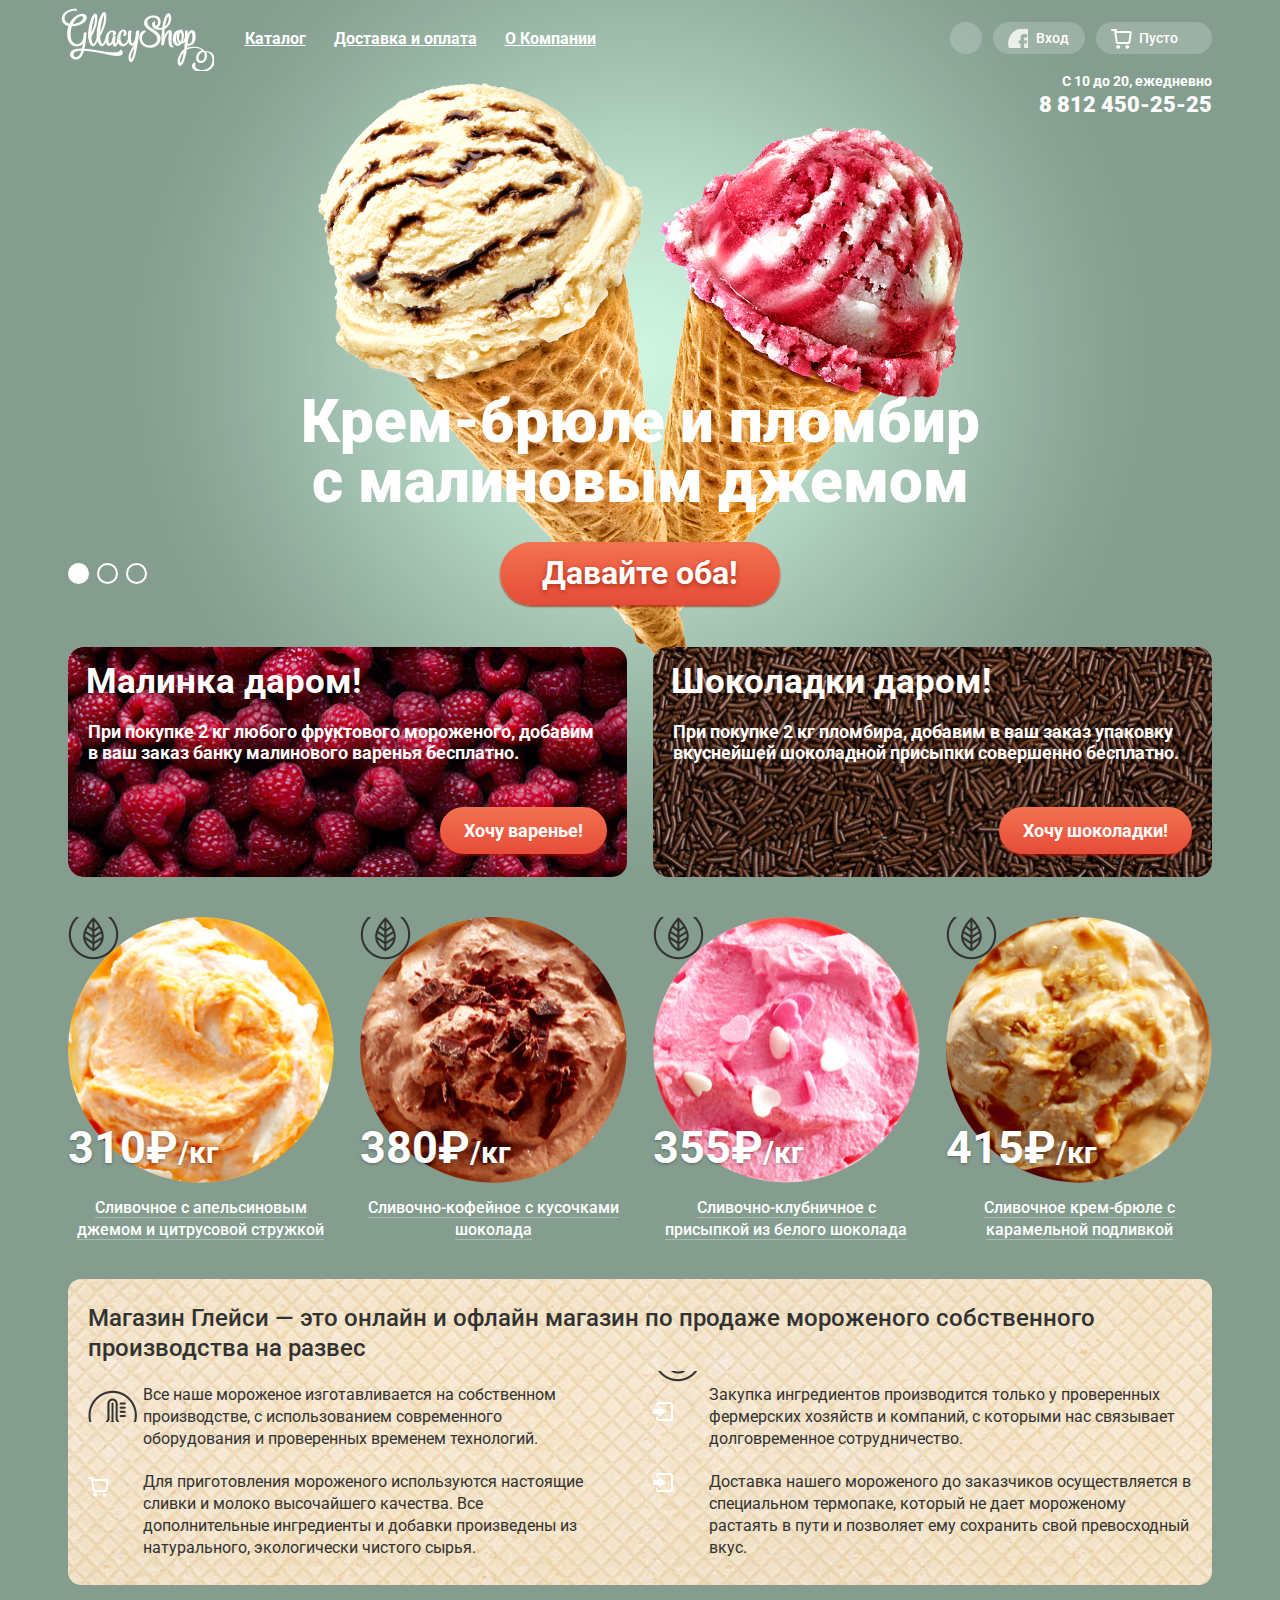
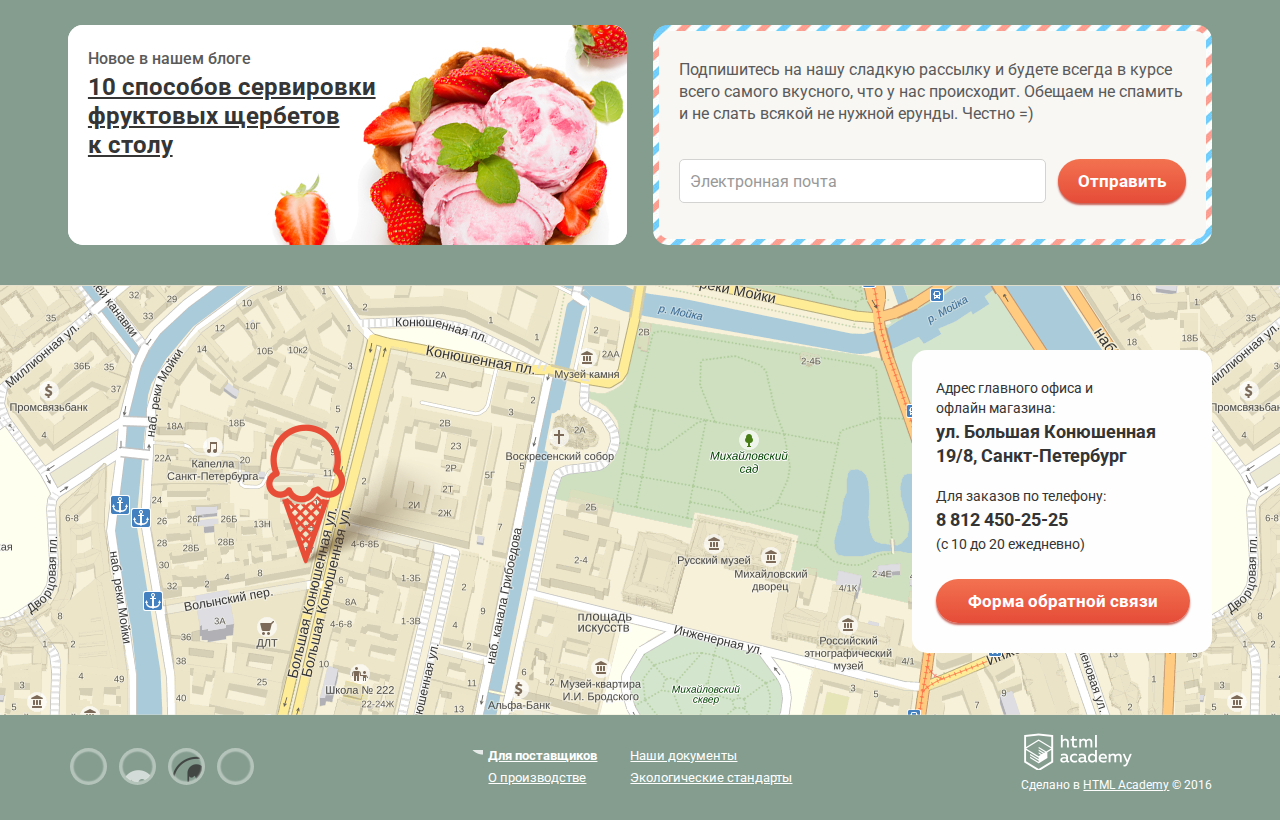
<file: index.html>
<!DOCTYPE html>
<html lang="ru">
  <head>
    <meta charset="utf-8">
    <title>Главная</title>
    <link href="https://fonts.googleapis.com/css?family=Roboto:400,500,700,900&subset=latin,cyrillic" rel="stylesheet" type="text/css">
    <link href="css/normalize.css" rel="stylesheet">
    <link href="css/style.min.css" rel="stylesheet">
  </head>
  <body>
    <input type="radio" name="switch" id="button1" class="button1" checked>
    <input type="radio" name="switch" id="button2" class="button2">
    <input type="radio" name="switch" id="button3" class="button3">
    <div class="site-wrapper">
      <header class="main-header indent">
        <div class="container">
          <div class="for-flex clearfix">
            <div class="logo">
              <img src="img/logo/logo.png" alt="GllacyShop" width="153" height="63">
            </div>
            <div class="user-block">
              <div class="user-block-element">
                <a href="#" class="user-block-btn search"></a>
                <div class="popup">
                  <div class="popup-form-search">
                    <form action="#">
                      <input type="text" id="search" class="textarea">
                      <div class="placeholder">
                        <label for="search" class="form-hint">Что ищем?</label>
                      </div>
                    </form>
                  </div>
                </div>
              </div>
              <div class="user-block-element">
                <a href="#" class="user-block-btn entrance">Вход</a>
                <div class="popup">
                  <div class="popup-form-entrance">
                    <form action="#">
                      <input type="email" id="e-mail" class="textarea form-entrance">
                      <div class="placeholder">
                        <label for="e-mail" class="form-hint">Электронная почта</label>
                      </div>
                      <input type="password" id="password" class="textarea form-entrance">
                      <div class="placeholder">
                        <label for="password" class="form-hint">Пароль</label>
                      </div>
                      <div class="no-password">
                        <a href="#" class="no-password-item">Забыли пароль</a>
                        <a href="#" class="no-password-item">Новая регистрация</a>
                      </div>
                      <input type="submit" value="Войти" class="red-button">
                    </form>
                  </div>
                </div>
              </div>
              <div class="user-block-element">
                <a href="#" class="user-block-btn basket">Пусто</a>
              </div>
              <div class="work-time">
                С 10 до 20, ежедневно<br>
                <b>8 812 450-25-25</b>
              </div>
            </div>
            <nav class="main-navigation">
              <ul class="navigation">
                <li class="navigation-item">
                  <a href="#">Каталог</a>
                  <div class="catalog">
                    <ul>
                      <li>
                        <a href="#" class="new">Новинки</a>
                      </li>
                      <li>
                        <a href="catalog.html">Сливочное</a>
                      </li>
                      <li>
                        <a href="#">Щербеты</a>
                      </li>
                      <li>
                        <a href="#">Фруктовый лед</a>
                      </li>
                      <li>
                        <a href="#">Мелорин</a>
                      </li>
                    </ul>
                  </div>
                </li>
                <li class="navigation-item">
                  <a href="#">Доставка и оплата</a>
                </li>
                <li class="navigation-item">
                  <a href="#">О Компании</a>
                </li>
              </ul>
            </nav>
          </div>
        </div>
      </header>
      <div class="slider">
        <div class="slider-item slide1">
          <div class="slider-title">
            Крем-брюле и пломбир с малиновым джемом
          </div>
          <a href="#" class="red-button">Давайте оба!</a>
        </div>
        <div class="slider-item slide2">
          <div class="slider-title">
            Шоколадный пломбир и лимонный сорбет
          </div>
          <a href="#" class="red-button">Давайте оба!</a>
        </div>
        <div class="slider-item slide3">
          <div class="slider-title">
            Пломбир с помадкой и клубничный щербет
          </div>
          <a href="#" class="red-button">Давайте оба!</a>
        </div>
        <div class="container">
          <div class="slider-switch">
            <label for="button1" class="circle-point-1"></label>
            <label for="button2" class="circle-point-2"></label>
            <label for="button3" class="circle-point-3"></label>
          </div>
        </div>
      </div>
      <main class="container">
        <div class="columns clearfix">
          <div class="column left raspberries">
            <h2>Малинка даром!</h2>
            <p>
              При покупке 2 кг любого фруктового мороженого, добавим
              в ваш заказ банку малинового варенья бесплатно.
            </p>
            <a href="#" class="red-button">Хочу варенье!</a>
          </div>
          <div class="column right chocolate">
            <h2>Шоколадки даром!</h2>
            <p>
              При покупке 2 кг пломбира, добавим в ваш заказ упаковку
              вкуснейшей шоколадной присыпки совершенно бесплатно.
            </p>
            <a href="#" class="red-button">Хочу шоколадки!</a>
          </div>
        </div>
        <ul class="products">
          <li class="preview hit">
            <div class="basic">
              <img src="img/products/1.png" alt="Мороженое" width="267" height="267">
              <div class="price"><b>310&#8381;</b>/кг</div>
            </div>
            <a href="#" class="ice-cream-name"><span>Сливочное с апельсиновым джемом и цитрусовой стружкой</span></a>
            <a href="#" class="red-button">Быстрый просмотр</a>
          </li>
          <li class="preview hit">
            <div class="basic">
              <img src="img/products/2.png" alt="Мороженое" width="267" height="267">
              <div class="price"><b>380&#8381;</b>/кг</div>
            </div>
            <a href="#" class="ice-cream-name"><span>Сливочно-кофейное с кусочками шоколада</span></a>
            <a href="#" class="red-button">Быстрый просмотр</a>
          </li>
          <li class="preview hit">
            <div class="basic">
              <img src="img/products/3.png" alt="Мороженое" width="267" height="267">
              <div class="price"><b>355&#8381;</b>/кг</div>
            </div>
            <a href="#" class="ice-cream-name"><span>Сливочно-клубничное с присыпкой из белого шоколада</span></a>
            <a href="#" class="red-button">Быстрый просмотр</a>
          </li>
          <li class="preview hit">
            <div class="basic">
              <img src="img/products/4.png" alt="Мороженое" width="267" height="267">
              <div class="price"><b>415&#8381;</b>/кг</div>
            </div>
            <a href="#" class="ice-cream-name"><span>Сливочное крем-брюле с карамельной подливкой</span></a>
            <a href="#" class="red-button">Быстрый просмотр</a>
          </li>
        </ul>
        <div class="information-on-production">
          <h3>
            Магазин Глейси &mdash; это онлайн и офлайн магазин по продаже
            мороженого собственного производства на развес
          </h3>
          <ul class="information">
            <li class="ice-cream">
              Все наше мороженое изготавливается на собственном производстве,
              с использованием современного оборудования и проверенных
              временем технологий.
            </li>
            <li class="cow">
              Закупка ингредиентов производится только у проверенных
              фермерских хозяйств и компаний, с которыми нас связывает
              долговременное сотрудничество.
            </li>
            <li class="leaf">
              Для приготовления мороженого используются настоящие сливки
              и молоко высочайшего качества. Все дополнительные ингредиенты
              и добавки произведены из натурального, экологически чистого
              сырья.
            </li>
            <li class="thermometer">
              Доставка нашего мороженого до заказчиков осуществляется в
              специальном термопаке, который не дает мороженому растаять
              в пути и позволяет ему сохранить свой превосходный вкус.
            </li>
          </ul>
        </div>
        <div class="columns clearfix">
          <div class="column left blog">
            <img src="img/background-img/strawberry-background.jpg" alt="Вкусный сорбет" width="560" height="220">
            <div class="blog-post">
              <p>Новое в нашем блоге</p>
              <a href="#">
                <!--Ставим <br> так как может быть абсолютно любая картинка
                и текст и от этого зависит какие будут переносы-->
                10 способов сервировки<br>
                фруктовых щербетов<br>
                к столу
              </a>
            </div>
          </div>
          <div class="column right subscription">
            <div class="subscription-content">
              <p>
                Подпишитесь на нашу сладкую рассылку и будете всегда в курсе
                всего самого вкусного, что у нас происходит. Обещаем не спамить
                и не слать всякой не нужной ерунды. Честно =)
              </p>
              <form action="#">
                <input type="submit" value="Отправить" class="red-button">
                <div class="text-box-container">
                  <input type="email" id="e-mail-news" class="textarea">
                  <div class="placeholder">
                    <label for="e-mail-news" class="form-hint">Электронная почта</label>
                  </div>
                </div>
              </form>
            </div>
          </div>
        </div>
      </main>
      <div class="contacts">
        <div class="map" id="yandex-map">
          <div class="container">
            <div class="contacts-detail">
              <p>
                Адрес главного офиса и<br>
                офлайн магазина:
                <b>
                  ул. Большая Конюшенная<br>
                  19/8, Санкт-Петербург
                </b>
              </p>
              <p>
                Для заказов по телефону:
                <b>8 812 450-25-25</b>
                (с 10 до 20 ежедневно)
              </p>
              <a href="modal-content.html" class="red-button">Форма обратной связи</a>
            </div>
          </div>
        </div>
      </div>
      <footer class="main-footer">
        <div class="container clearfix">
          <div class="footer-social">
            <a href="#" class="social twitter">Твиттер</a>
            <a href="#" class="social instagram">Инстаграм</a>
            <a href="#" class="social facebook">Фэйсбук</a>
            <a href="#" class="social vkontakte">ВКонтакте</a>
          </div>
          <div class="footer-documents">
            <ul class="footer-documents-list">
              <li class="heart">
                <a href="#">Для поставщиков</a>
              </li>
              <li>
                <a href="#">Наши документы</a>
              </li>
              <li>
                <a href="#">О производстве</a>
              </li>
              <li>
                <a href="#">Экологические стандарты</a>
              </li>
            </ul>
          </div>
          <div class="footer-copyright">
            <img src="img/logo/logo-html-academy.png" alt="HTML Academy" width="108" height="37">
            <p>Сделано в <a href="https://htmlacademy.ru/" target="_blank">HTML Academy</a> &copy; 2016</p>
          </div>
        </div>
      </footer>
      <div class="transparent-background">
        <div class="modal-content">
          <div class="popup-form">
            <form action="#">
              <h3>Мы обязательно вам ответим!</h3>
              <input type="text" id="person-name" class="textarea">
              <div class="placeholder">
                <label for="person-name" class="form-hint">Как вас зовут?</label>
              </div>
              <input type="email" id="person-e-mail" class="textarea">
              <div class="placeholder">
                <label for="person-e-mail" class="form-hint">Ваша почта для ответа?</label>
              </div>
              <textarea id="about-person" class="textarea big"></textarea>
              <div class="placeholder big-area">
                <label for="about-person" class="form-hint">Напишите что-нибудь...</label>
              </div>
              <input type="submit" value="Отправить" class="red-button">
            </form>
          </div>
          <a href="#" class="close-button">Закрыть</a>
        </div>
      </div>
    </div>
    <script src="js/script.min.js"></script>
    <script type="text/javascript" charset="utf-8" src="https://api-maps.yandex.ru/services/constructor/1.0/js/?sid=ON5h-TjftL0PH4Al54mWabH_V998vWcS&width=100%25&height=430&id=yandex-map&lang=ru_RU&sourceType=constructor"></script>
  </body>
</html>
</file>
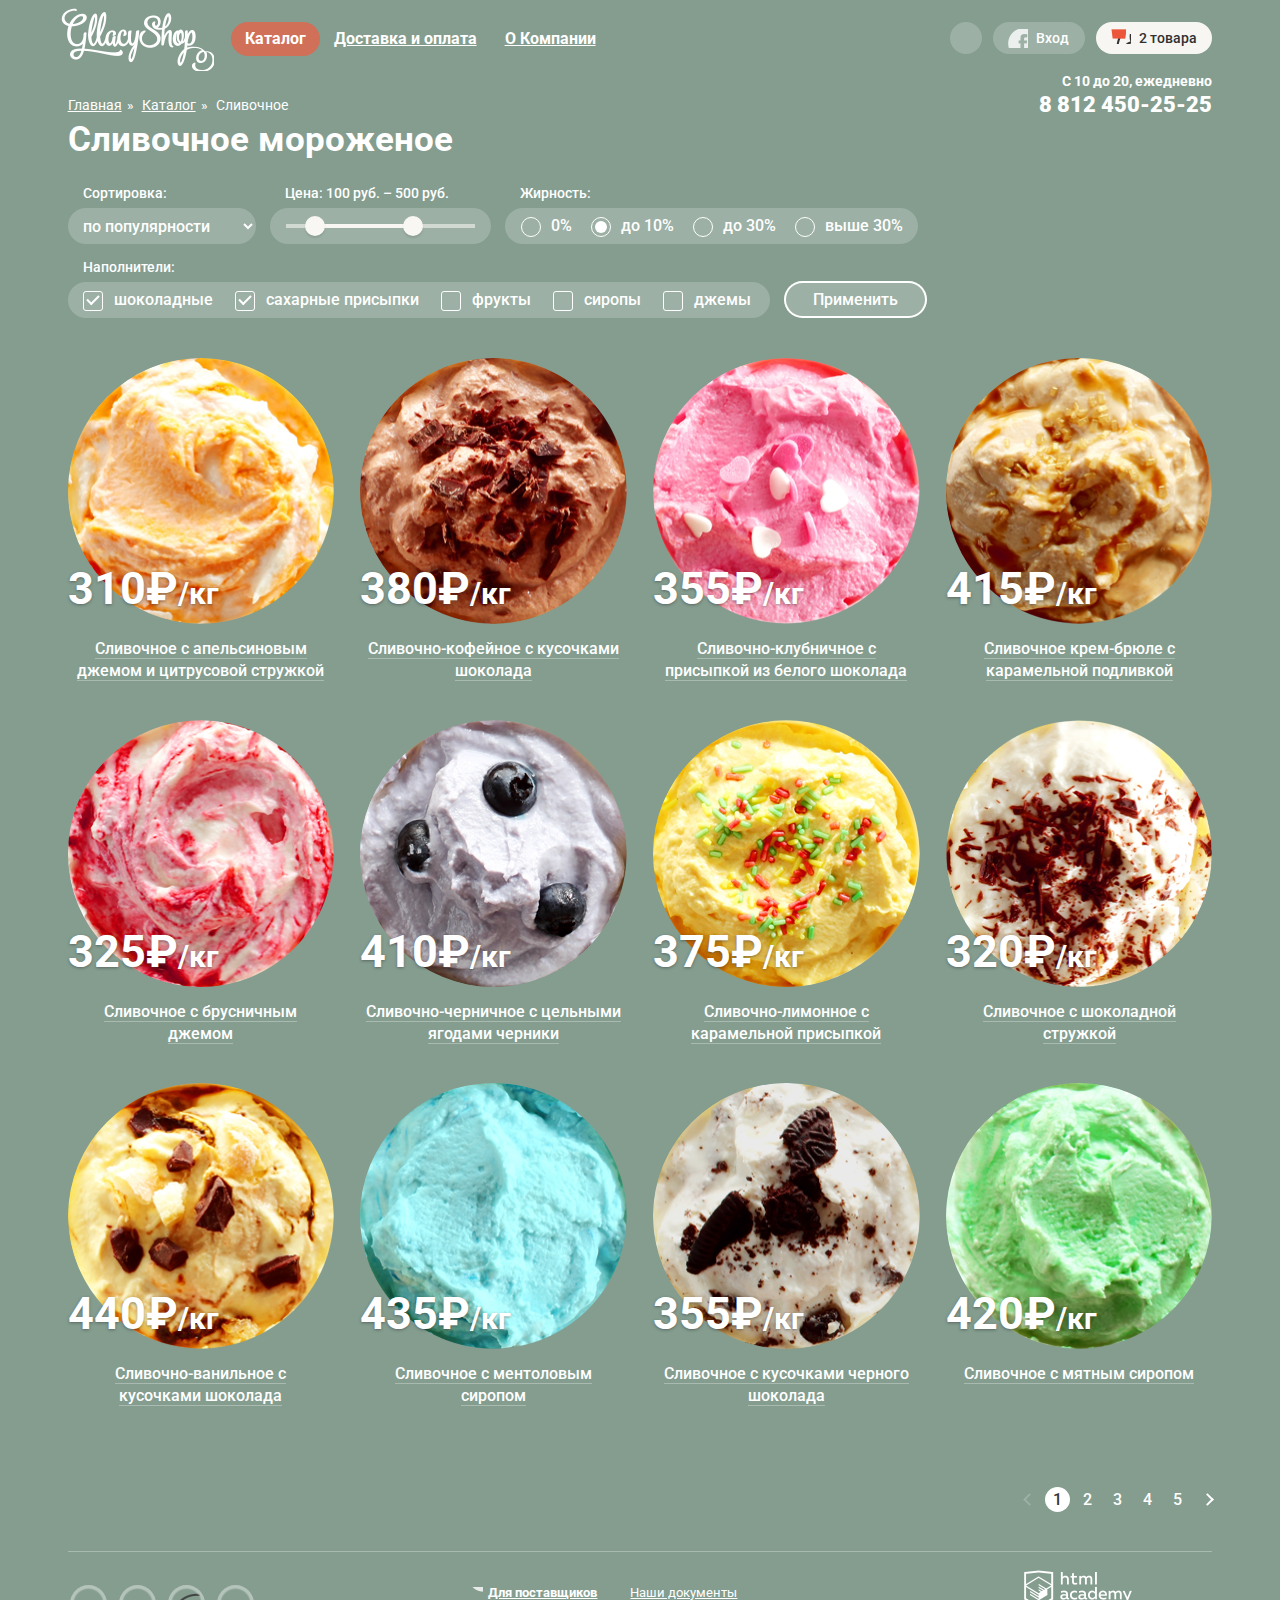
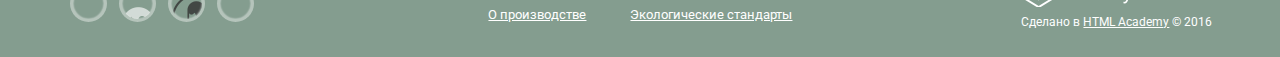
<file: catalog.html>
<!DOCTYPE html>
<html lang="ru">
  <head>
    <meta charset="utf-8">
    <title>Каталог</title>
    <link href="https://fonts.googleapis.com/css?family=Roboto:400,500,700,900&subset=latin,cyrillic" rel="stylesheet" type="text/css">
    <link href="css/normalize.css" rel="stylesheet">
    <link href="css/style.min.css" rel="stylesheet">
  </head>
  <body>
    <header class="main-header">
      <div class="container">
        <div class="for-flex clearfix">
          <a href="index.html" class="logo">
            <img src="img/logo/logo.png" alt="GllacyShop" width="153" height="63">
          </a>
          <div class="user-block">
            <div class="user-block-element">
              <a href="#" class="user-block-btn search"></a>
              <div class="popup">
                <div class="popup-form-search">
                  <form action="#">
                    <input type="text" id="search" class="textarea">
                    <div class="placeholder">
                      <label for="search" class="form-hint">Что ищем?</label>
                    </div>
                  </form>
                </div>
              </div>
            </div>
            <div class="user-block-element">
              <a href="#" class="user-block-btn entrance">Вход</a>
              <div class="popup">
                <div class="popup-form-entrance">
                  <form action="#">
                    <input type="email" id="e-mail" class="textarea form-entrance">
                    <div class="placeholder">
                      <label for="e-mail" class="form-hint">Электронная почта</label>
                    </div>
                    <input type="password" id="password" class="textarea form-entrance">
                    <div class="placeholder">
                      <label for="password" class="form-hint">Пароль</label>
                    </div>
                    <div class="no-password">
                      <a href="#" class="no-password-item">Забыли пароль</a>
                      <a href="#" class="no-password-item">Новая регистрация</a>
                    </div>
                    <input type="submit" value="Войти" class="red-button">
                  </form>
                </div>
              </div>
            </div>
            <div class="user-block-element">
              <a href="#" class="user-block-btn basket basket-full">2 товара</a>
              <div class="popup">
                <div class="basket-item">
                  <div class="booking-elements">
                    <table class="in-basket">
                      <tr>
                        <td>
                          <a href="#" class="del">Закрыть</a>
                          <img src="img/products/mini-1.png" alt="Мороженое" width="33" height="33">
                          <p class="ice-cream-buy">Пломбир с апельсиновым джемом</p>
                        </td>
                        <td class="products-count">
                          <p>1,5 кг <span class="gray">× 200 руб.</span></p>
                        </td>
                        <td class="price-item">
                          <p>300 руб.</p>
                        </td>
                      </tr>
                      <tr>
                        <td>
                          <a href="#" class="del">Закрыть</a>
                          <img src="img/products/mini-3.png" alt="Мороженое" width="33" height="33">
                          <p class="ice-cream-buy">Клубничный пломбир с присыпкой из белого шоколада</p>
                        </td>
                        <td class="products-count">
                          <p>1,5 кг <span class="gray">× 300 руб.</span></p>
                        </td>
                        <td class="price-item">
                          <p>450 руб.</p>
                        </td>
                      </tr>
                    </table>
                  </div>
                  <div class="booking">
                    <p>Итого: 750 руб.</p>
                    <a href="#" class="red-button">Оформить заказ</a>
                  </div>
                </div>
              </div>
            </div>
            <div class="work-time">
              С 10 до 20, ежедневно<br>
              <b>8 812 450-25-25</b>
            </div>
          </div>
          <nav class="main-navigation">
            <ul class="navigation">
              <li class="navigation-item">
                <a href="#" class="active">Каталог</a>
                <div class="catalog">
                  <ul>
                    <li>
                      <a href="#" class="new">Новинки</a>
                    </li>
                    <li class="active-type">
                      <div>Сливочное</div>
                    </li>
                    <li>
                      <a href="#">Щербеты</a>
                    </li>
                    <li>
                      <a href="#">Фруктовый лед</a>
                    </li>
                    <li>
                      <a href="#">Мелорин</a>
                    </li>
                  </ul>
                </div>
              </li>
              <li class="navigation-item">
                <a href="#">Доставка и оплата</a>
              </li>
              <li class="navigation-item">
                <a href="#">О Компании</a>
              </li>
            </ul>
          </nav>
        </div>
      </div>
    </header>
    <main class="container main-catalog">
      <div class="for-flex clearfix">
        <ul class="breadcrumbs">
          <li class="breadcrumb">
            <a href="index.html">Главная</a>
          </li>
          <li class="breadcrumb">
            <a href="#">Каталог</a>
          </li>
          <li class="breadcrumb">
            Сливочное
          </li>
        </ul>
        <h1>Сливочное мороженое</h1>
        <div class="filters">
          <form action="#">
            <div class="filter">
              <h5>Сортировка:</h5>
              <select  name="sorting" class="sorting user-block-btn">
                <option value="popular">по популярности</option>
                <option value="cheap">сначала недорогие</option>
                <option value="expensive">сначала дорогие</option>
                <option value="fat">по жирности</option>
              </select>
            </div>
            <div class="filter">
              <h5>Цена: 100 руб. &ndash; 500 руб.</h5>
              <div class="user-block-btn">
                <div class="line">
                  <div class="price-line">
                    <div class="min"></div>
                    <div class="max"></div>
                  </div>
                </div>
              </div>
            </div>
            <div class="filter">
              <h5>Жирность:</h5>
              <div class="filter-line fat user-block-btn">
                <div class="filter-block">
                  <input type="radio" name="fatness" value="0" id="fat-0">
                  <label for="fat-0">0%</label>
                </div>
                <div class="filter-block">
                  <input type="radio" name="fatness" value="10" id="fat-10" checked>
                  <label for="fat-10">до 10%</label>
                </div>
                <div class="filter-block">
                  <input type="radio" name="fatness" value="30" id="fat-30">
                  <label for="fat-30">до 30%</label>
                </div>
                <div class="filter-block">
                  <input type="radio" name="fatness" value="30-100" id="fat-100">
                  <label for="fat-100">выше 30%</label>
                </div>
              </div>
            </div>
            <div class="filter">
              <h5>Наполнители:</h5>
              <div class="filter-line filling user-block-btn">
                <div class="filter-block">
                  <input type="checkbox" name="filling" value="chocolate" id="chocolate" checked>
                  <label for="chocolate">шоколадные</label>
                </div>
                <div class="filter-block">
                  <input type="checkbox" name="filling" value="sugar" id="sugar" checked>
                  <label for="sugar">сахарные присыпки</label>
                </div>
                <div class="filter-block">
                  <input type="checkbox" name="filling" value="fruit" id="fruit">
                  <label for="fruit">фрукты</label>
                </div>
                <div class="filter-block">
                  <input type="checkbox" name="filling" value="syrup" id="syrup">
                  <label for="syrup">сиропы</label>
                </div>
                <div class="filter-block">
                  <input type="checkbox" name="filling" value="jam" id="jam">
                  <label for="jam">джемы</label>
                </div>
              </div>
            </div>
            <div class="filter filter-btn">
              <input type="submit" value="Применить" class="user-block-btn">
            </div>
          </form>
        </div>
      </div>
      <ul class="products">
        <li class="preview">
          <div class="basic">
            <img src="img/products/1.png" alt="Мороженое" width="267" height="267">
            <div class="price"><b>310&#8381;</b>/кг</div>
          </div>
          <a href="#" class="ice-cream-name"><span>Сливочное с апельсиновым джемом и цитрусовой стружкой</span></a>
          <a href="#" class="red-button">Быстрый просмотр</a>
        </li>
        <li class="preview">
          <div class="basic">
            <img src="img/products/2.png" alt="Мороженое" width="267" height="267">
            <div class="price"><b>380&#8381;</b>/кг</div>
          </div>
          <a href="#" class="ice-cream-name"><span>Сливочно-кофейное с кусочками шоколада</span></a>
          <a href="#" class="red-button">Быстрый просмотр</a>
        </li>
        <li class="preview">
          <div class="basic">
            <img src="img/products/3.png" alt="Мороженое" width="267" height="267">
            <div class="price"><b>355&#8381;</b>/кг</div>
          </div>
          <a href="#" class="ice-cream-name"><span>Сливочно-клубничное с присыпкой из белого шоколада</span></a>
          <a href="#" class="red-button">Быстрый просмотр</a>
        </li>
        <li class="preview">
          <div class="basic">
            <img src="img/products/4.png" alt="Мороженое" width="267" height="267">
            <div class="price"><b>415&#8381;</b>/кг</div>
          </div>
          <a href="#" class="ice-cream-name"><span>Сливочное крем-брюле с карамельной подливкой</span></a>
          <a href="#" class="red-button">Быстрый просмотр</a>
        </li>
        <li class="preview">
          <div class="basic">
            <img src="img/products/5.png" alt="Мороженое" width="267" height="267">
            <div class="price"><b>325&#8381;</b>/кг</div>
          </div>
          <a href="#" class="ice-cream-name"><span>Сливочное с брусничным джемом</span></a>
          <a href="#" class="red-button">Быстрый просмотр</a>
        </li>
        <li class="preview">
          <div class="basic">
            <img src="img/products/6.png" alt="Мороженое" width="267" height="267">
            <div class="price"><b>410&#8381;</b>/кг</div>
          </div>
          <a href="#" class="ice-cream-name"><span>Сливочно-черничное с цельными ягодами черники</span></a>
          <a href="#" class="red-button">Быстрый просмотр</a>
        </li>
        <li class="preview">
          <div class="basic">
            <img src="img/products/7.png" alt="Мороженое" width="267" height="267">
            <div class="price"><b>375&#8381;</b>/кг</div>
          </div>
          <a href="#" class="ice-cream-name"><span>Сливочно-лимонное с карамельной присыпкой</span></a>
          <a href="#" class="red-button">Быстрый просмотр</a>
        </li>
        <li class="preview">
          <div class="basic">
            <img src="img/products/8.png" alt="Мороженое" width="267" height="267">
            <div class="price"><b>320&#8381;</b>/кг</div>
          </div>
          <a href="#" class="ice-cream-name"><span>Сливочное с шоколадной стружкой</span></a>
          <a href="#" class="red-button">Быстрый просмотр</a>
        </li>
        <li class="preview">
          <div class="basic">
            <img src="img/products/9.png" alt="Мороженое" width="267" height="267">
            <div class="price"><b>440&#8381;</b>/кг</div>
          </div>
          <a href="#" class="ice-cream-name"><span>Сливочно-ванильное с кусочками шоколада</span></a>
          <a href="#" class="red-button">Быстрый просмотр</a>
        </li>
        <li class="preview">
          <div class="basic">
            <img src="img/products/10.png" alt="Мороженое" width="267" height="267">
            <div class="price"><b>435&#8381;</b>/кг</div>
          </div>
          <a href="#" class="ice-cream-name"><span>Сливочное с ментоловым сиропом</span></a>
          <a href="#" class="red-button">Быстрый просмотр</a>
        </li>
        <li class="preview">
          <div class="basic">
            <img src="img/products/11.png" alt="Мороженое" width="267" height="267">
            <div class="price"><b>355&#8381;</b>/кг</div>
          </div>
          <a href="#" class="ice-cream-name"><span>Сливочное с кусочками черного шоколада</span></a>
          <a href="#" class="red-button">Быстрый просмотр</a>
        </li>
        <li class="preview">
          <div class="basic">
            <img src="img/products/12.png" alt="Мороженое" width="267" height="267">
            <div class="price"><b>420&#8381;</b>/кг</div>
          </div>
          <a href="#" class="ice-cream-name"><span>Сливочное с мятным сиропом</span></a>
          <a href="#" class="red-button">Быстрый просмотр</a>
        </li>
      </ul>
      <div class="for-flex clearfix">
        <div class="pages">
          <div class="prev">
          </div>
          <span class="page active-page">1</span>
          <a href="#" class="page">2</a>
          <a href="#" class="page">3</a>
          <a href="#" class="page">4</a>
          <a href="#" class="page">5</a>
          <div class="next">
            <a href="#">
            </a>
          </div>
        </div>
      </div>
    </main>
    <footer class="main-footer site-page">
      <div class="container clearfix">
        <div class="footer-social">
          <a href="#" class="social twitter">Твиттер</a>
          <a href="#" class="social instagram">Инстаграм</a>
          <a href="#" class="social facebook">Фэйсбук</a>
          <a href="#" class="social vkontakte">ВКонтакте</a>
        </div>
        <div class="footer-documents">
          <ul class="footer-documents-list">
            <li class="heart">
              <a href="#">Для поставщиков</a>
            </li>
            <li>
              <a href="#">Наши документы</a>
            </li>
            <li>
              <a href="#">О производстве</a>
            </li>
            <li>
              <a href="#">Экологические стандарты</a>
            </li>
          </ul>
        </div>
        <div class="footer-copyright">
          <img src="img/logo/logo-html-academy.png" alt="HTML Academy" width="108" height="37">
          <p>Сделано в <a href="https://htmlacademy.ru/" target="_blank">HTML Academy</a> &copy; 2016</p>
        </div>
      </div>
    </footer>
    <script src="js/script.min.js"></script>
  </body>
</html>
</file>
<file: css/style.min.css>
body{background-color:#849d8f;margin:0;min-width:900px;font-size:16px;line-height:22px;color:#fff;font-family:Roboto,Arial,Helvetica,sans-serif}.clearfix::after{content:"";display:table;clear:both}
/*!!!!!!!!!!!!!!!!!!!!!!!!Sprite!!!!!!!!!!!!!!!!!!!!!!!!!!!!!!!!!!*/
.sprite{background-image:url("../img/sprite.png");background-repeat:no-repeat;display:block}.sprite-basket{width:21px;height:20px;background-position:-10px -10px}.sprite-basket-black{width:21px;height:20px;background-position:-10px -50px}.sprite-basket-full{width:15px;height:10px;background-position:-10px -90px}.sprite-cow{width:49px;height:51px;background-position:-10px -120px}.sprite-entranc{width:20px;height:19px;background-position:-10px -191px}.sprite-entranc-black{width:20px;height:19px;background-position:-10px -230px}.sprite-facebook{width:31px;height:31px;background-position:-10px -269px}.sprite-facebook-active{width:31px;height:31px;background-position:-10px -320px}.sprite-heart{width:15px;height:13px;background-position:-10px -371px}.sprite-hit{width:61px;height:61px;background-position:-10px -404px}.sprite-ice-cream{width:51px;height:51px;background-position:-10px -485px}.sprite-insta{width:31px;height:31px;background-position:-10px -556px}.sprite-insta-active{width:31px;height:31px;background-position:-10px -607px}.sprite-leaf{width:51px;height:51px;background-position:-10px -658px}.sprite-search{width:17px;height:17px;background-position:-10px -729px}.sprite-search-black{width:17px;height:17px;background-position:-10px -766px}.sprite-thermometer{width:49px;height:51px;background-position:-10px -803px}.sprite-twitter{width:34px;height:32px;background-position:-10px -874px}.sprite-twitter-active{width:31px;height:31px;background-position:-10px -926px}.sprite-vkontakte{width:31px;height:31px;background-position:-10px -977px}.sprite-vkontakte-active{width:31px;height:31px;background-position:-10px -1028px}
/*!!!!!!!!!!!!!!!!!!!!!!!header!!!!!!!!!!!!!!!!!!!!!!!!!!!!!!!!!!!*/
.main-header{min-height:120px;padding:0}.container{position:relative;min-width:900px;max-width:1200px;margin:0 auto}.for-flex{padding:0 2.3%}.logo{display:block;float:left;width:155px;margin-left:-7px;padding-top:8px}.main-navigation{margin:0 267px 0 155px}.navigation{margin:0;padding:22px 0 0 8px;font-size:0}.navigation-item{display:inline-block;vertical-align:top}.navigation-item>a{display:block;border-radius:20px;font-size:16px;padding:6px 14px;font-weight:700;color:#fff}.navigation-item>a:active,.navigation-item>a:hover{background-color:#f7f6f3;color:#333;text-decoration:none}.navigation-item>a:active{box-shadow:inset 0 2px 3px 0 #686868}.navigation-item:hover .catalog,.user-block-element:hover .popup{display:block}.navigation-item .active{background-color:#d07058;text-decoration:none}.catalog{z-index:2;display:none;position:absolute;padding-top:5px;margin-left:-7px}.catalog ul{margin:0;padding:0;background-color:#f8f7f4;box-shadow:0 20px 20px 0 rgba(0,0,0,.4);border-radius:5px;overflow:hidden;list-style:none}.catalog a{color:#343434}.active-type div,.catalog a{display:block;padding:5px 13px;font-size:14px;line-height:17px;font-weight:400;text-decoration:none}.catalog li{margin:5px 0;padding-left:7px;padding-right:9px}.catalog .new{padding-bottom:9px;font-weight:700;border-bottom:1px solid #d1d0ce}.catalog li:hover:not(.active-type){background-color:#fbded7}.catalog li:active:not(.active-type){background-color:#f6b5a5}.catalog .active-type{background-color:#d07058}.active-type div{color:#fff}.user-block{float:right;width:267px;padding-top:22px;text-align:right}.user-block-element{position:relative;display:inline-block;vertical-align:top;min-width:32px;margin-bottom:10px}.user-block-element:not(:first-child){margin-left:7px}.user-block-btn{display:block;position:relative;padding:8px 16px 7px 43px;border-radius:20px;background-color:rgba(255,255,255,.2);color:#fff;text-decoration:none;font-size:14px;line-height:17px;font-weight:500}.filter input[type=submit]:hover,.user-block-element:hover .user-block-btn{color:#373737;background-color:#f8f7f4}.user-block-btn::before{content:"";display:block;position:absolute;top:7px;left:7px;background-image:url("../img/sprite.png");background-repeat:no-repeat}.search{height:32px;width:32px;padding:0}.search::before{top:7px;left:7px;width:17px;height:17px;background-position:-10px -729px}.user-block-element:hover .search::before{background-position:-10px -766px}.popup{display:none;z-index:2;position:absolute;padding-top:4px;right:0}.popup-form-entrance,.popup-form-search{padding:0 16px 15px;border-radius:5px;background-color:#f8f7f4;box-shadow:0 20px 20px 0 rgba(0,0,0,.4)}.popup-form-entrance{width:241px}.textarea{width:100%;height:40px;box-sizing:border-box;margin-top:10px;margin-bottom:10px;padding:13px;border-radius:5px;border:1px solid #d3d3d2;color:#353535;font-size:16px;line-height:24px;font-weight:700;font-family:Roboto,Arial,Helvetica,sans-serif}.placeholder{position:relative}.form-hint{position:absolute;left:15px;top:-41px;font-size:14px;line-height:24px;color:#999;transition:.2s ease all}.textarea:hover{border-color:#999;box-shadow:inset 0 0 0 1px #999}.textarea:focus{border-color:#8fbdec;box-shadow:inset 0 0 0 1px #8fbdec;outline:none}.textarea:focus+.placeholder .form-hint{top:-72px;font-size:11px;line-height:24px;color:#5b9ddf}.lostfocus{top:-72px;font-size:11px;line-height:24px;color:#9a9a9a}.popup-form-search{width:308px;padding-top:5px;padding-bottom:5px}.popup-form-search .form-hint{left:10px}.entrance{text-align:left}.entrance::before{left:15px;width:20px;height:19px;background-position:-10px -191px}.user-block-element:hover .entrance::before{background-position:-10px -230px}.popup-form-entrance{padding-top:20px;padding-bottom:13px}.popup-form-entrance .textarea{margin-top:0}.form-entrance:focus+.placeholder .form-hint{top:-67px}.form-entrance+.placeholder .lostfocus{top:-67px}.no-password{float:right;width:122px;text-align:left}.no-password a{font-size:13px;line-height:20px;color:#333}.no-password a:active,.no-password a:hover{color:#ec593c}.popup .red-button{margin-top:5px;height:35px;font-size:15px;line-height:35px;padding-left:28px;padding-right:28px}.basket{width:73px;padding-right:0;text-align:left}.basket::before{z-index:1;left:15px;width:21px;height:20px;background-position:-10px -10px}.basket-full{background-color:#f7f6f3;color:#313131}.basket-full::before{background-position:-10px -50px}.basket-full::after{content:"";display:block;position:absolute;background-image:url("../img/sprite.png");width:15px;height:10px;background-position:-10px -92px;left:20px;top:12px}.user-block-element:hover .basket::before{z-index:1;background-position:-10px -50px}.basket-item{width:510px;padding:15px 15px 22px;color:#333;font-size:13px;line-height:17px;border-radius:5px;background-color:#f8f7f4;box-shadow:0 20px 20px 0 rgba(0,0,0,.4)}.in-basket{width:100%;border-bottom:1px solid #cacac7;text-align:left}.in-basket td{position:relative;vertical-align:top}.del{display:block;position:absolute;width:12px;height:12px;font-size:0;top:22px;left:0}.del::after,.del::before{content:"";display:block;position:absolute;top:5px;width:15px;border-top:1px solid #333}.del::before{-webkit-transform:rotate(45deg);transform:rotate(45deg)}.del::after{-webkit-transform:rotate(-45deg);transform:rotate(-45deg)}.in-basket img{display:inline-block;vertical-align:top;padding:12px 10px 10px 28px}.in-basket .ice-cream-buy{display:inline-block;vertical-align:top;width:230px;margin-top:17px}.price-item p,.products-count p{width:117px;margin-top:17px}.price-item p{width:63px}.in-basket .gray{color:gray}.booking p{margin-right:10px;font-size:15px;line-height:18px;color:#333;font-weight:700}.booking .red-button{display:inline-block;vertical-align:top;padding-left:20px;padding-right:20px;margin:0}.work-time{padding-top:5px;font-size:14px;line-height:24px;font-weight:700}.work-time b{position:relative;z-index:1;font-size:22px;line-height:24px;font-weight:900}.red-button{display:block;padding:0;border-radius:50px;border:0 none;background-image:linear-gradient(to top,#e54c38,#f37250);text-align:center;color:#fff;font-weight:700;text-decoration:none;box-shadow:0 2px 2px 0 rgba(172,16,0,.64)}.red-button:hover{background-image:linear-gradient(to top,#e86857,#f48a6f);box-shadow:0 1px 2px 0 rgba(172,16,0,.64)}.red-button:active{background-image:linear-gradient(to bottom,#d74632,#e1613e);box-shadow:inset 0 2px 2px 0 #942718}
/*!!!!!!!!!!!!!!!!!!!!!!slider!!!!!!!!!!!!!!!!!!!!!!!!!!!*/
.slider{position:relative;padding-top:272px;padding-bottom:42px;text-align:center}.slider-item,body>input{display:none}.slider .slider-title{width:700px;margin:0 auto 30px;font-size:60px;line-height:60px;font-weight:900;color:#fff}.slider .red-button{height:63px;width:280px;margin:0 auto;font-size:32px;line-height:63px;text-shadow:0 2px 5px rgba(160,32,11,.76)}.slider-switch{position:absolute;left:2.3%;bottom:20px}.slider-switch label{display:inline-block;width:17px;height:17px;margin-right:4px;vertical-align:top;background-color:transparent;border:2px solid #fff;border-radius:50%;cursor:pointer}.slider-switch label:hover{background-color:rgba(248,247,244,.4)}.slider-switch label:active{background-color:#f8f7f4}.button1:checked~.site-wrapper .slide1,.button2:checked~.site-wrapper .slide2,.button3:checked~.site-wrapper .slide3{display:block}.button1:checked~.site-wrapper .circle-point-1,.button2:checked~.site-wrapper .circle-point-2,.button3:checked~.site-wrapper .circle-point-3{background-color:#fff}.button1:checked~.site-wrapper{background:#849d8f url("../img/background-img/bg-ice-cream-1.png") no-repeat top center}.button2:checked~.site-wrapper{background:#8996a6 url("../img/background-img/bg-ice-cream-2.png") no-repeat top center}.button3:checked~.site-wrapper{background:#9d8b84 url("../img/background-img/bg-ice-cream-3.png") no-repeat top center}
/*!!!!!!!!!!!!!!!!!!!index.html!!!!!!!!!!!!!!!!!!!!!!!*/
.columns{margin-bottom:40px}.column{position:relative;width:46.6%;box-sizing:border-box;min-height:220px;padding:14px 20px 20px;border-radius:15px}.left{float:left;margin-left:2.3%}.right{float:right;margin-right:2.3%}h2{margin:0 0 15px -2px;font-size:35px;line-height:42px;font-weight:700;color:#fff;font-family:Roboto,Arial,Helvetica,sans-serif}.chocolate,.raspberries{min-height:230px;padding-bottom:90px;background-size:cover}.chocolate p,.raspberries p{margin-bottom:0;font-size:18px;font-weight:700;line-height:21px}.chocolate .red-button,.raspberries .red-button{position:absolute;bottom:23px;right:20px;max-width:200px;padding:13px 24px;font-size:18px;line-height:21px}.raspberries{background-color:#74091d;background-image:url("../img/background-img/raspberries-background.jpg")}.chocolate{background-color:#472c20;background-image:url("../img/background-img/chocolate-background.jpg")}.products{padding:0;font-size:0}.preview{display:inline-block;vertical-align:top;position:relative;width:22.2%;margin-right:2.2%;margin-bottom:18px;padding-bottom:20px;font-size:16px}.preview::before{content:"";display:none;position:absolute;top:-10px;left:-10px;width:100%;height:100%;padding:10px 10px 60px;border-radius:7px;background-color:rgba(248,247,244,.3);box-shadow:0 20px 20px 0 rgba(0,0,0,.4)}.preview:hover::before{display:block}.preview:hover{z-index:1}.preview img{max-width:100%;height:auto;border-radius:50%}.preview:nth-child(4n+1){margin-left:2.3%}.preview:nth-child(4n){margin-right:0}.hit::after{content:"";display:block;position:absolute;top:0;height:61px;width:61px;background-image:url("../img/sprite.png");background-position:-10px -404px}.basic{position:relative;margin-bottom:8px}.price{position:absolute;bottom:14px;font-size:30px;line-height:36px;font-weight:700;text-shadow:0 1px 3px rgba(49,50,53,.5)}.price b{font-size:45px;line-height:55px;font-weight:700}.ice-cream-name{display:block;position:relative;margin-left:5px;margin-right:5px;font-size:16px;line-height:22px;color:#fff;font-weight:500;text-align:center;text-decoration:none}.ice-cream-name span{border-bottom:1px solid rgba(255,255,255,.3)}.ice-cream-name:hover span{border:none}.preview .red-button{display:none;position:absolute;width:100%;margin-top:20px;padding:10px 0;font-size:15px;line-height:24px;text-align:center}.preview:hover .red-button{display:block}.information-on-production{width:95.4%;margin-left:2.3%;margin-right:2.3%;padding-top:20px;margin-bottom:40px;border-radius:13px;background-color:#e9dbbe;background-image:url("../img/background-img/wafer.jpg")}h3{margin:0 20px 21px;padding-top:4px;font-size:24px;line-height:30px;font-weight:500;color:#323232;font-family:Roboto,Arial,Helvetica,sans-serif}.information{padding:0 0 5px;margin:0;font-size:0}.information li{display:inline-block;position:relative;box-sizing:border-box;vertical-align:top;width:48.8%;margin-bottom:21px;padding-right:15px;color:#323232;font-size:16px;line-height:22px}.information li:nth-child(2n+1){margin-right:2.3%;padding-left:75px}.information li:nth-child(2n){margin-right:0;padding-left:56px}.information li::before{content:"";display:block;position:absolute;width:51px;height:51px;background-image:url("../img/sprite.png")}.information .ice-cream::before{top:-13px;left:20px;background-position:-10px -485px}.information .cow::before{top:-13px;left:0;background-position:-10px -120px}.information .leaf::before{top:-13px;left:20px;background-position:-10px -658px}.information .thermometer::before{top:-13px;left:0;background-position:-10px -803px}.blog{position:relative;overflow:hidden;background-color:#fff}.blog img{position:absolute;top:0;right:0;display:block;height:100%;width:auto}.blog-post,.blog-post a{font-size:24px;line-height:29px;font-weight:700;color:#353535}.blog-post{position:relative}.blog-post p{margin-top:5px;margin-bottom:0;font-size:16px;font-weight:500;color:#5a5a5a}.blog-post a{padding-right:10px;background-color:rgba(255,255,255,.8);outline:5px solid rgba(255,255,255,.8)}.subscription{padding:6px;background-color:#fff;background-image:url("../img/background-img/post-base.jpg")}.subscription-content{box-sizing:border-box;min-height:208px;padding:28px 20px 26px;border-radius:10px;background-color:#f8f7f4;color:#5a5a5a}.subscription-content p{min-height:90px;margin:0 0 6px;padding:0}.subscription-content .textarea{height:44px}.subscription-content .form-hint{left:11px;top:-43px;font-size:16px;line-height:24px}.subscription-content .red-button{position:static;display:block;float:right;min-width:120px;height:44px;padding:0 20px;font-size:17px;line-height:44px}.text-box-container{margin-right:140px}.subscription-content input[type=email]{display:block;box-sizing:border-box;width:100%;padding:7px;font-size:16px;line-height:25px;color:#999}.map{height:430px;background-color:#e5e0cc;background-image:url("../img/background-img/map.png")}.map .container{position:relative}.contacts-detail{z-index:1;position:absolute;top:65px;right:2.3%;width:254px;padding:10px 22px 30px 24px;border-radius:15px;background-color:#fefefe}.contacts-detail p{margin:18px 0 0;font-size:14px;line-height:20px;color:#343434}.contacts-detail b{display:block;margin-top:2px;margin-bottom:2px;font-size:18px;line-height:24px;font-weight:700}.contacts-detail .red-button{text-align:center;box-sizing:border-box;min-height:44px;margin-top:25px;line-height:44px;font-size:17px}
/*!!!!!!!!!!!!!!!!!!!!!!!!!!catalog.html!!!!!!!!!!!!!!!!!!!!*/
.main-catalog{margin-top:-25px}.breadcrumbs{margin:0 267px 0 0;padding:2px 0 0;font-size:0}.breadcrumb,.breadcrumb a{font-size:14px;line-height:17px}.breadcrumb{position:relative;display:inline-block;vertical-align:top;margin-right:20px}.breadcrumb a{color:#fff}.breadcrumb a:active,.breadcrumb a:hover{color:#ffbc9e}.breadcrumb:not(:last-child)::after{content:"»";display:block;position:absolute;top:0;right:-12px}h1{margin-bottom:24px;margin-top:0;font-size:35px;line-height:42px;color:#fff}.filters{margin-left:-14px;margin-bottom:25px;font-size:0}.filter{display:inline-block;vertical-align:top;margin-left:14px;margin-bottom:15px;font-size:16px;line-height:20px}.filter:last-child{vertical-align:bottom}h5{margin:0 0 6px;padding-left:15px;font-size:14px;line-height:17px;font-weight:500}.filter-block{display:inline-block;vertical-align:top;margin-right:19px;font-size:16px;line-height:24px;font-weight:500}.fat .filter-block{margin-right:15px}.filter .user-block-btn{position:relative;padding-left:16px;padding-top:6px;padding-bottom:6px;font-size:16px;line-height:20px}.filter .sorting{border:none;padding:6px 11px;height:36px}.filter:nth-child(2) .user-block-btn{padding-top:16px;padding-bottom:16px}.line{position:relative;width:189px;height:4px;background-color:#d1d9d2}.line .price-line{z-index:1;position:absolute;left:29px;top:0;width:98px;height:4px;background-color:#f8f7f4}.price-line .max,.price-line .min{position:absolute;top:-8px;width:20px;height:20px;border-radius:50%;background-color:#f8f7f4;box-shadow:0 2px 2px 0 rgba(0,0,0,.1);cursor:pointer}.price-line .min{left:-10px}.price-line .max{right:-10px}.filter .fat,.filter .filling{padding-right:0}.fat input,.filling input{display:none}.fat label,.filling label{position:relative;padding-left:30px}.filter-line label::before{content:"";display:block;position:absolute;left:0;top:1px;width:20px;height:20px;box-sizing:border-box;border:1px solid #fff}input[name=fatness]:disabled+label::before,input[name=filling]:disabled+label::before{border:1px solid #b2c1b7}.fat label::before{border-radius:50%}input[name=fatness]:checked+label::after{content:"";display:block;position:absolute;top:5px;left:4px;width:12px;height:12px;border-radius:50%;background-color:#fff}input[name=fatness]:disabled:checked+label::after{background-color:#b2c1b7}.filling label::before{border-radius:3px;left:-1px}input[name=filling]:checked+label::after{content:"";display:block;position:absolute;top:5px;left:3px;width:10px;height:5px;border-left:2px solid #fff;border-bottom:2px solid #fff;-webkit-transform:rotate(-45deg);transform:rotate(-45deg)}input[name=filling]:disabled:checked+label::after{border-left:2px solid #b2c1b7;border-bottom:2px solid #b2c1b7}.filter-block label:hover::before{border:2px solid #fff}.filter input[type=submit]{margin-right:0;box-sizing:border-box;height:37px;padding-left:29px;padding-right:29px;font-size:16px;line-height:20px;font-weight:500;border:none;box-shadow:inset 0 0 0 2px #fff}.filter-btn .user-block-btn:active{border:none;background-color:#eaeaea;box-shadow:inset 0 2px 3px 0 #686868}.sorting:hover{background-color:#fff}.sorting option,.sorting:hover{color:#343434}.pages{float:right;text-align:right;margin-top:42px;margin-bottom:40px;font-size:0}.next,.page,.prev{display:inline-block;vertical-align:top}.page{border-radius:15px;text-align:center;font-size:16px;line-height:26px;font-weight:500;color:#fff;text-decoration:none;width:25px;height:25px;margin-left:5px}.next,.prev{position:relative;margin-left:7px;width:15px;height:22px}.next a::before,.prev::before{content:"";display:block;position:absolute;top:8px;width:7px;height:7px}.next a::before{right:0;border-right:2px solid #fff;border-bottom:2px solid #fff;-webkit-transform:rotate(-45deg);transform:rotate(-45deg)}.prev::before{left:0;border-left:2px solid rgba(255,255,255,.2);border-bottom:2px solid rgba(255,255,255,.2);-webkit-transform:rotate(45deg);transform:rotate(45deg)}.next a{display:block;z-index:1;width:100%;height:100%}.page:not(.active-page):hover{background-color:rgba(255,255,255,.2)}.active-page,.page:not(.active-page):active{background-color:#fff;color:#333}.active-page{border-radius:15px;color:#353535}
/*!!!!!!!!!!!!!!!!!!!!!!!!!!footer!!!!!!!!!!!!!!!!!!!!!!!!!!*/
.main-footer{padding-top:18px;padding-bottom:15px}.site-page .container::before{content:"";position:absolute;top:-19px;left:2.3%;right:2.3%;display:block;height:1px;background-color:rgba(255,255,255,.3)}.footer-social{float:left;width:22.2%;margin-left:2.3%;margin-right:2.2%;padding-top:18px;font-size:0}.social{display:inline-block;width:31px;height:31px;vertical-align:top;margin-right:18px;border-radius:50%;font-size:0;box-shadow:inset 0 0 2px 0 #fff,0 0 0 3px rgba(255,255,255,.5);background-image:url("../img/sprite.png");background-repeat:no-repeat;opacity:.8}.social:first-child{margin-left:5px}.social:last-child{margin-right:0}.social:hover{box-shadow:inset 0 0 2px 0 #fff,0 0 0 5px rgba(255,255,255,.7);opacity:1}.social:active{opacity:1;box-shadow:inset 0 2px 1px 0 #888,0 0 0 5px rgba(255,255,255,.7)}.twitter{background-position:-11px -874px}.twitter:active{background-position:-11px -926px}.instagram{background-position:-10px -556px}.instagram:active{background-position:-10px -607px}.facebook{background-position:-10px -269px}.facebook:active{background-position:-10px -320px}.vkontakte{background-position:-10px -977px}.vkontakte:active{background-position:-10px -1028px}.footer-documents{float:left;width:46.6%;padding:15px 0 0;margin:0 2.2% 0 0}.footer-documents-list{width:322px;margin:0 auto;padding:0 0 0 19px;font-size:0;list-style:none}.footer-documents-list li{display:inline-block;vertical-align:top;padding:0;font-size:13px;line-height:15px}.footer-documents-list li:nth-child(2n+1){width:130px;margin-right:12px}.footer-documents-list li:nth-child(2n){width:180px}.footer-documents-list a{color:#fff}.footer-copyright a:active,.footer-copyright a:hover,.footer-documents-list a:active,.footer-documents-list a:hover{color:#ffbc9e}.footer-documents-list .heart{position:relative;font-weight:700}.footer-documents-list .heart::before{content:"";display:block;position:absolute;top:2px;left:-20px;background-image:url("../img/sprite.png");background-repeat:no-repeat;width:15px;height:13px;background-position:-10px -371px}.footer-copyright{float:right;width:22.2%;margin-right:2.3%;text-align:right;font-size:12px;line-height:15px}.footer-copyright img{margin-right:80px}.footer-copyright p{margin-top:4px}.footer-copyright a{color:#fefefe}
/*!!!!!!!!!!!!!!!!!!!!!!!!!!!madal-content!!!!!!!!!!!!!!!!!!!!!!!!!!*/
.transparent-background{display:none;z-index:10;position:fixed;top:0;left:0;width:100%;height:100%;background-color:rgba(0,0,0,.3)}.modal-content,.transparent-background-show{display:block}.modal-content{position:absolute;top:50%;left:50%;margin-left:-240px;margin-top:-221px;width:429px;padding:10px 24px 27px;color:#343434;background-color:#f8f7f4;border-radius:10px;-webkit-transform-origin:bottom right;transform-origin:bottom right;-webkit-animation:show .6s;animation:show .6s}.modal-error{-webkit-animation:error 2s;animation:error 2s}@-webkit-keyframes show{0%{left:-50000px}15%{left:30%}16%,75%{-webkit-transform:rotate(10deg)}30%{left:40%}45%{left:50%}83%{-webkit-transform:rotate(0deg)}91%{-webkit-transform:rotate(1deg)}}@keyframes show{0%{left:-50000px}15%{left:30%}16%,75%{transform:rotate(10deg)}30%{left:40%}45%{left:50%}83%{transform:rotate(0deg)}91%{transform:rotate(1deg)}}@-webkit-keyframes error{0%{background-color:#eb543a}}@keyframes error{0%{background-color:#eb543a}}.modal-content h3{margin:0 2px 10px 0}.modal-content .textarea{height:43px}.modal-content .form-hint{top:-44px;left:17px;font-size:16px;line-height:24px;color:#656565}.modal-content .lostfocus{top:-72px;font-size:11px;line-height:24px}.modal-content input[type=email],.modal-content input[type=text]{width:267px}.modal-content textarea{box-sizing:border-box;min-height:155px;min-width:429px;max-width:429px;resize:none;overflow:auto}.big-area .form-hint{top:-160px}.big:focus+.placeholder .form-hint{top:-192px}.big-area .lostfocus{top:-192px}.modal-content .red-button{float:right;width:138px;margin-top:10px;min-height:46px;padding:0 26px;font-size:17px;line-height:46px;color:#fefefe}.modal-content .close-button{display:block;position:absolute;width:20px;height:20px;top:14px;right:10px;font-size:0}.modal-content .close-button::after,.modal-content .close-button::before{content:"";display:block;position:absolute;top:9px;left:-3px;width:20px;border:1px solid #131313}.modal-content .close-button::before{-webkit-transform:rotate(45deg);transform:rotate(45deg)}.modal-content .close-button::after{-webkit-transform:rotate(-45deg);transform:rotate(-45deg)}
</file>
